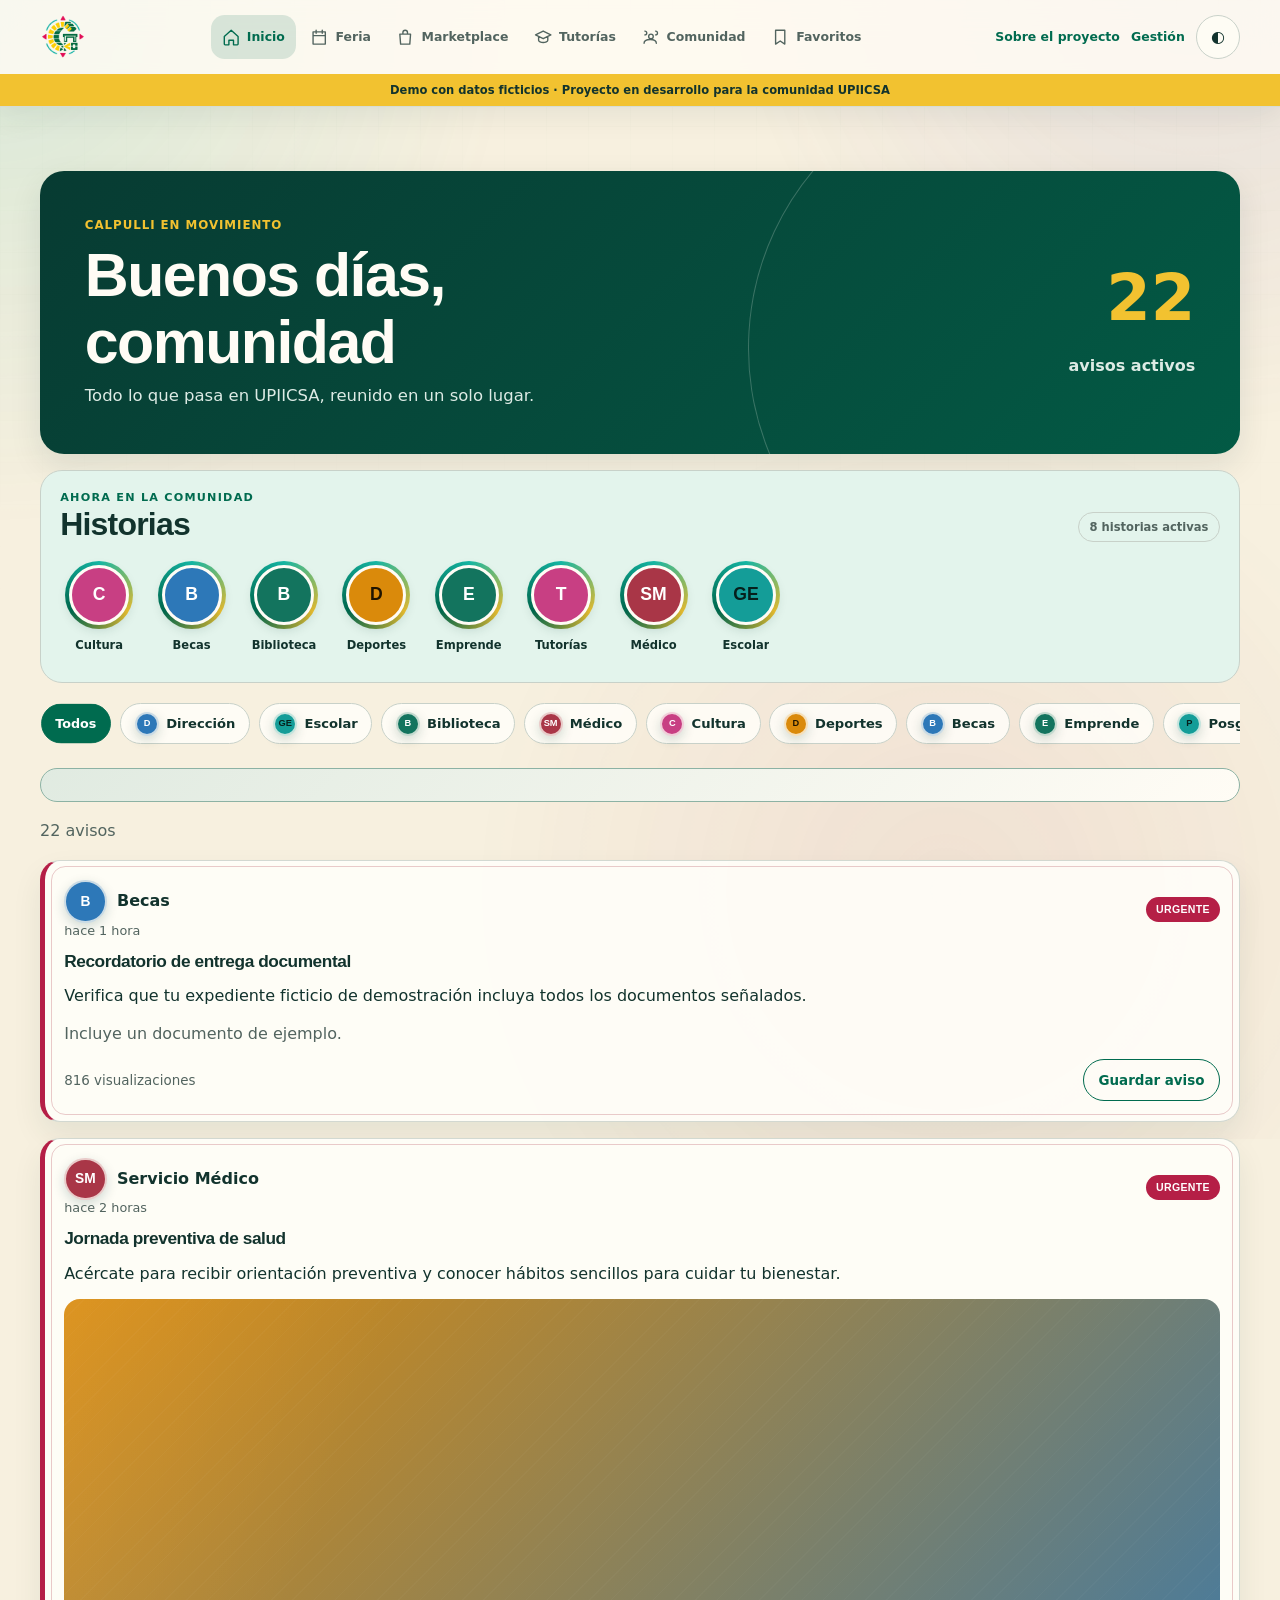
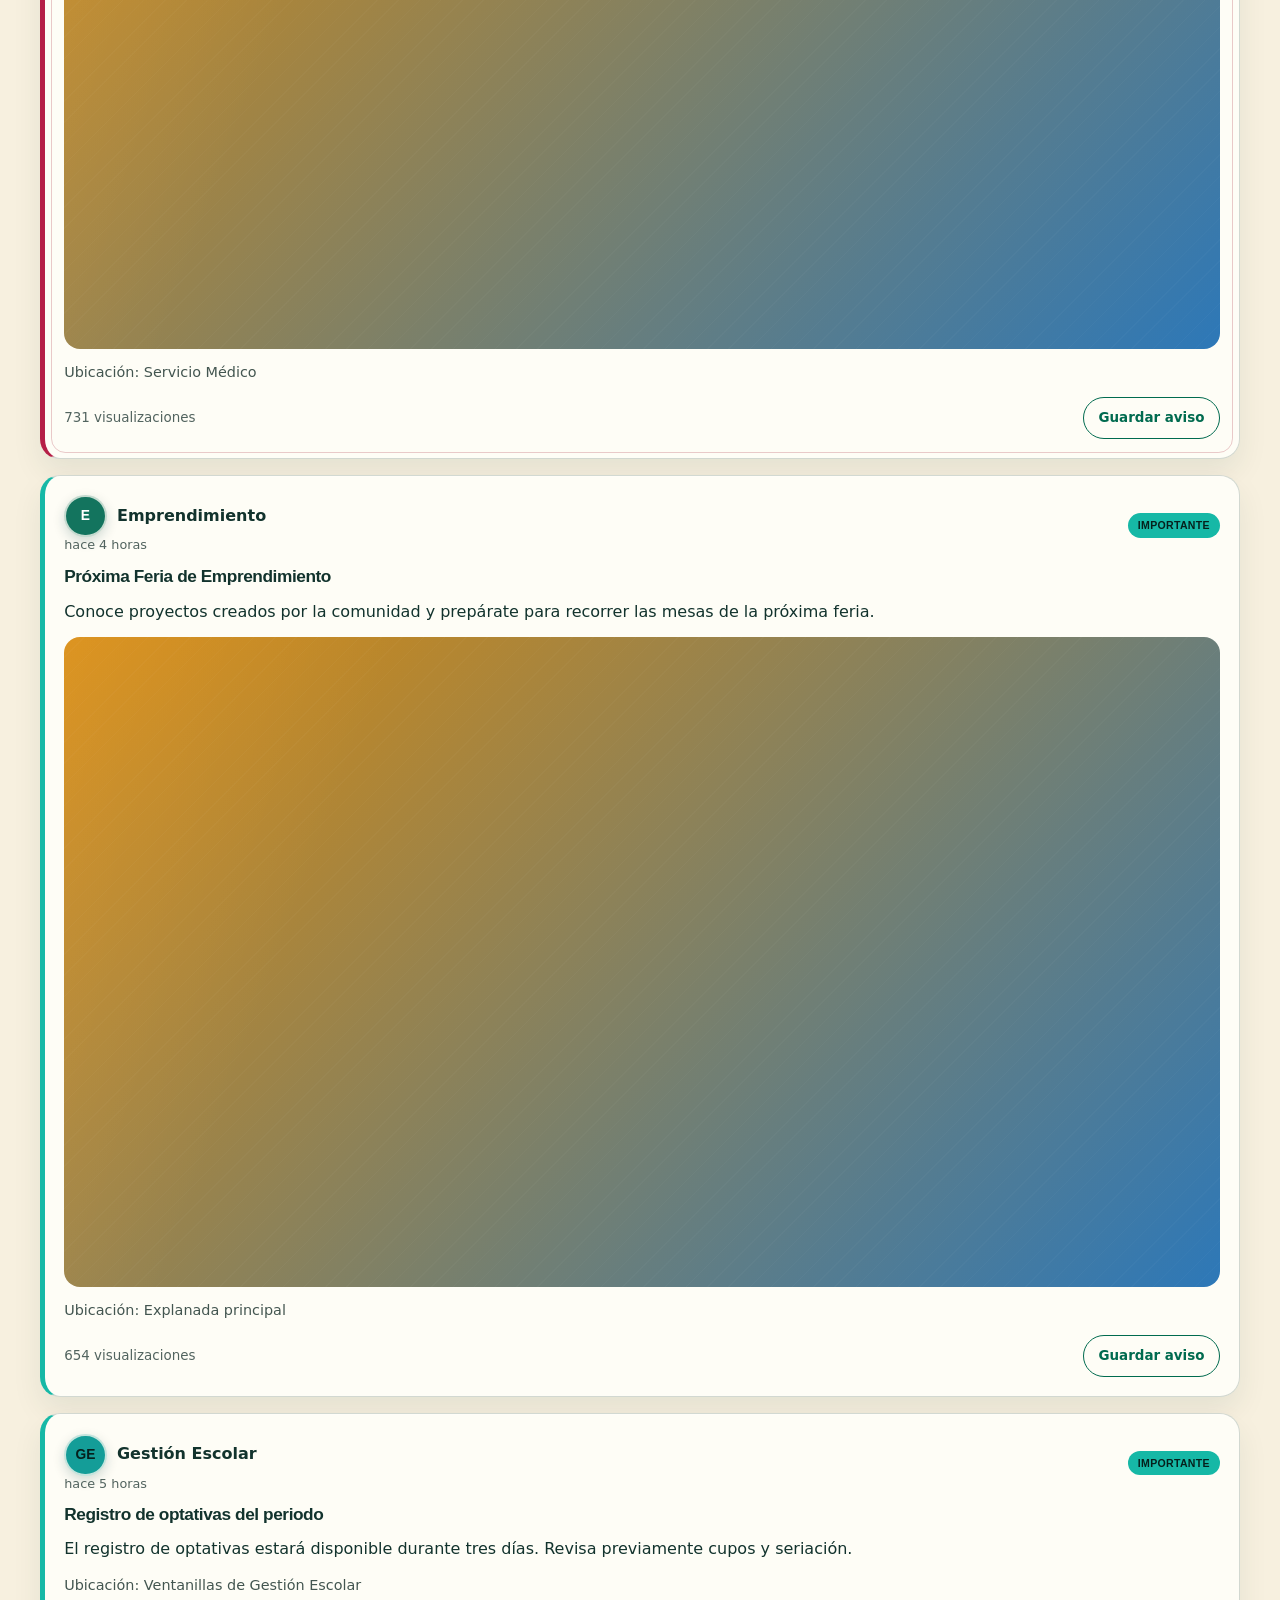
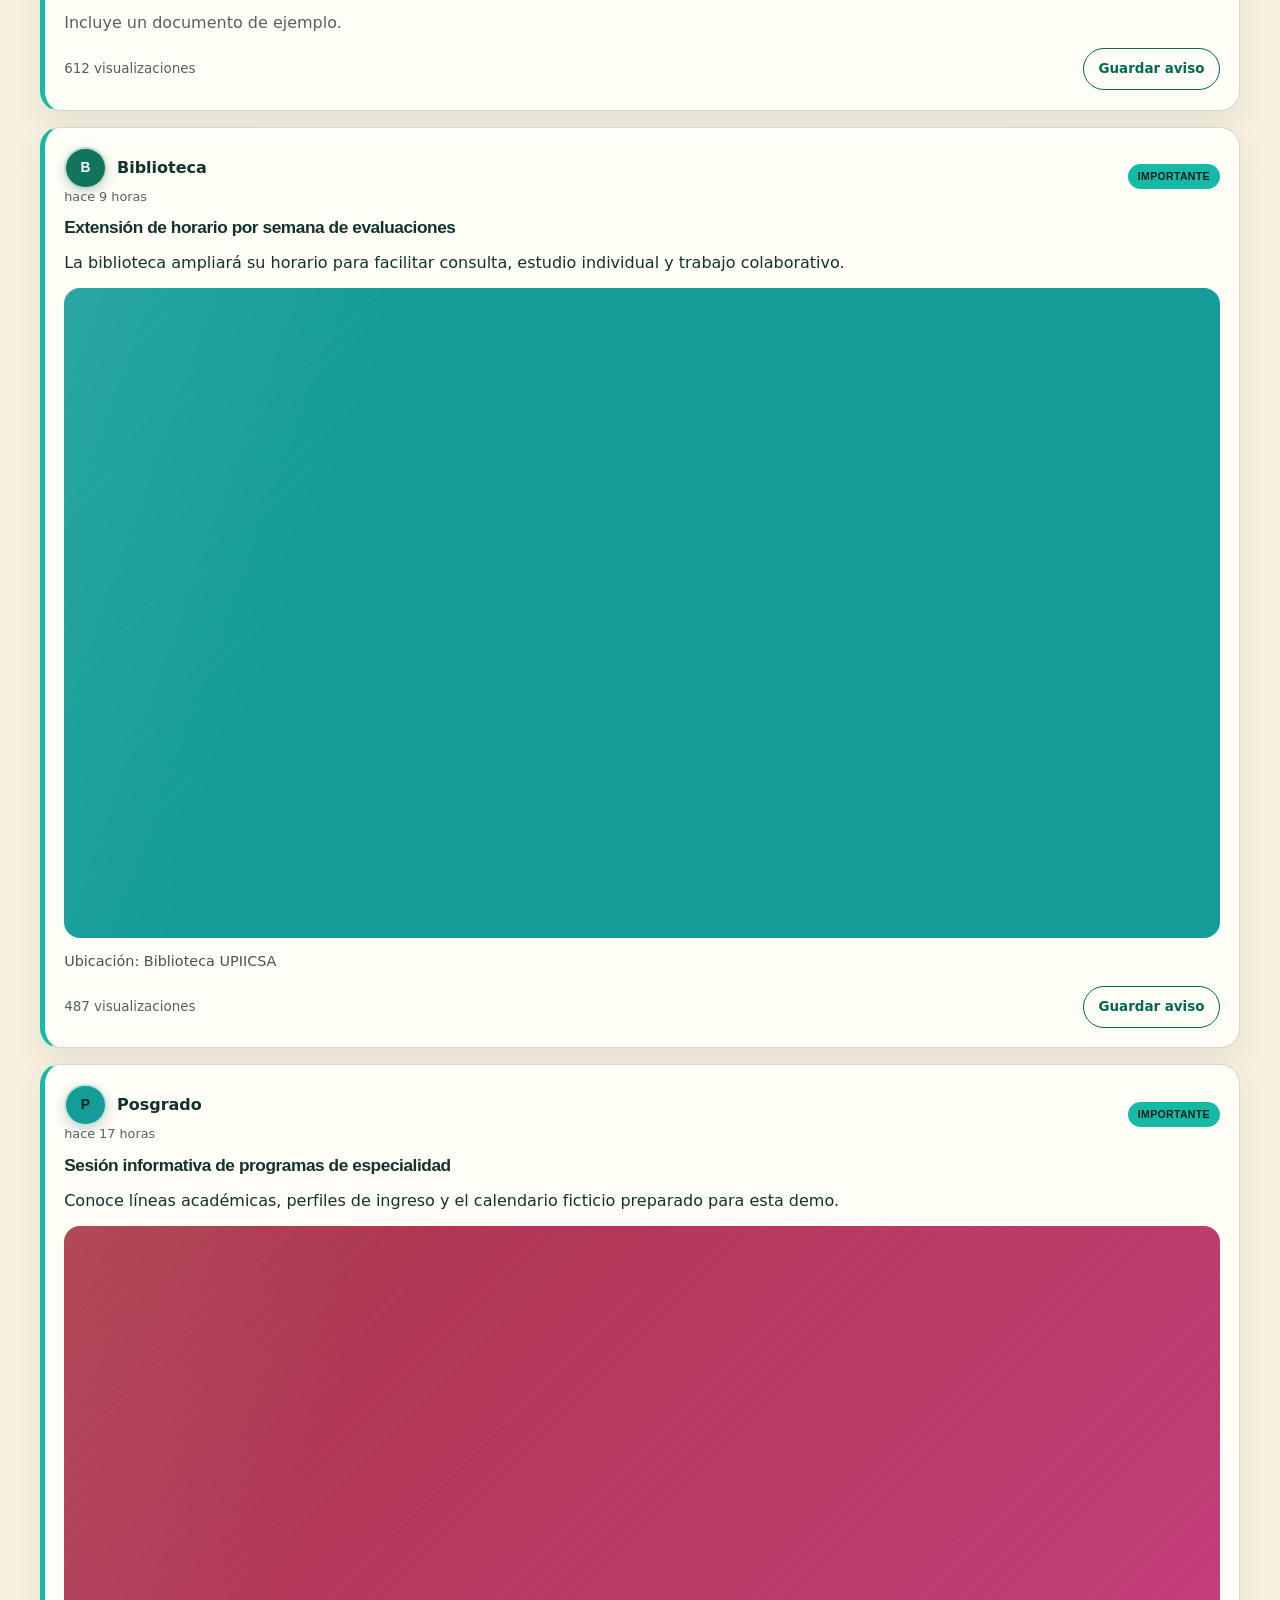
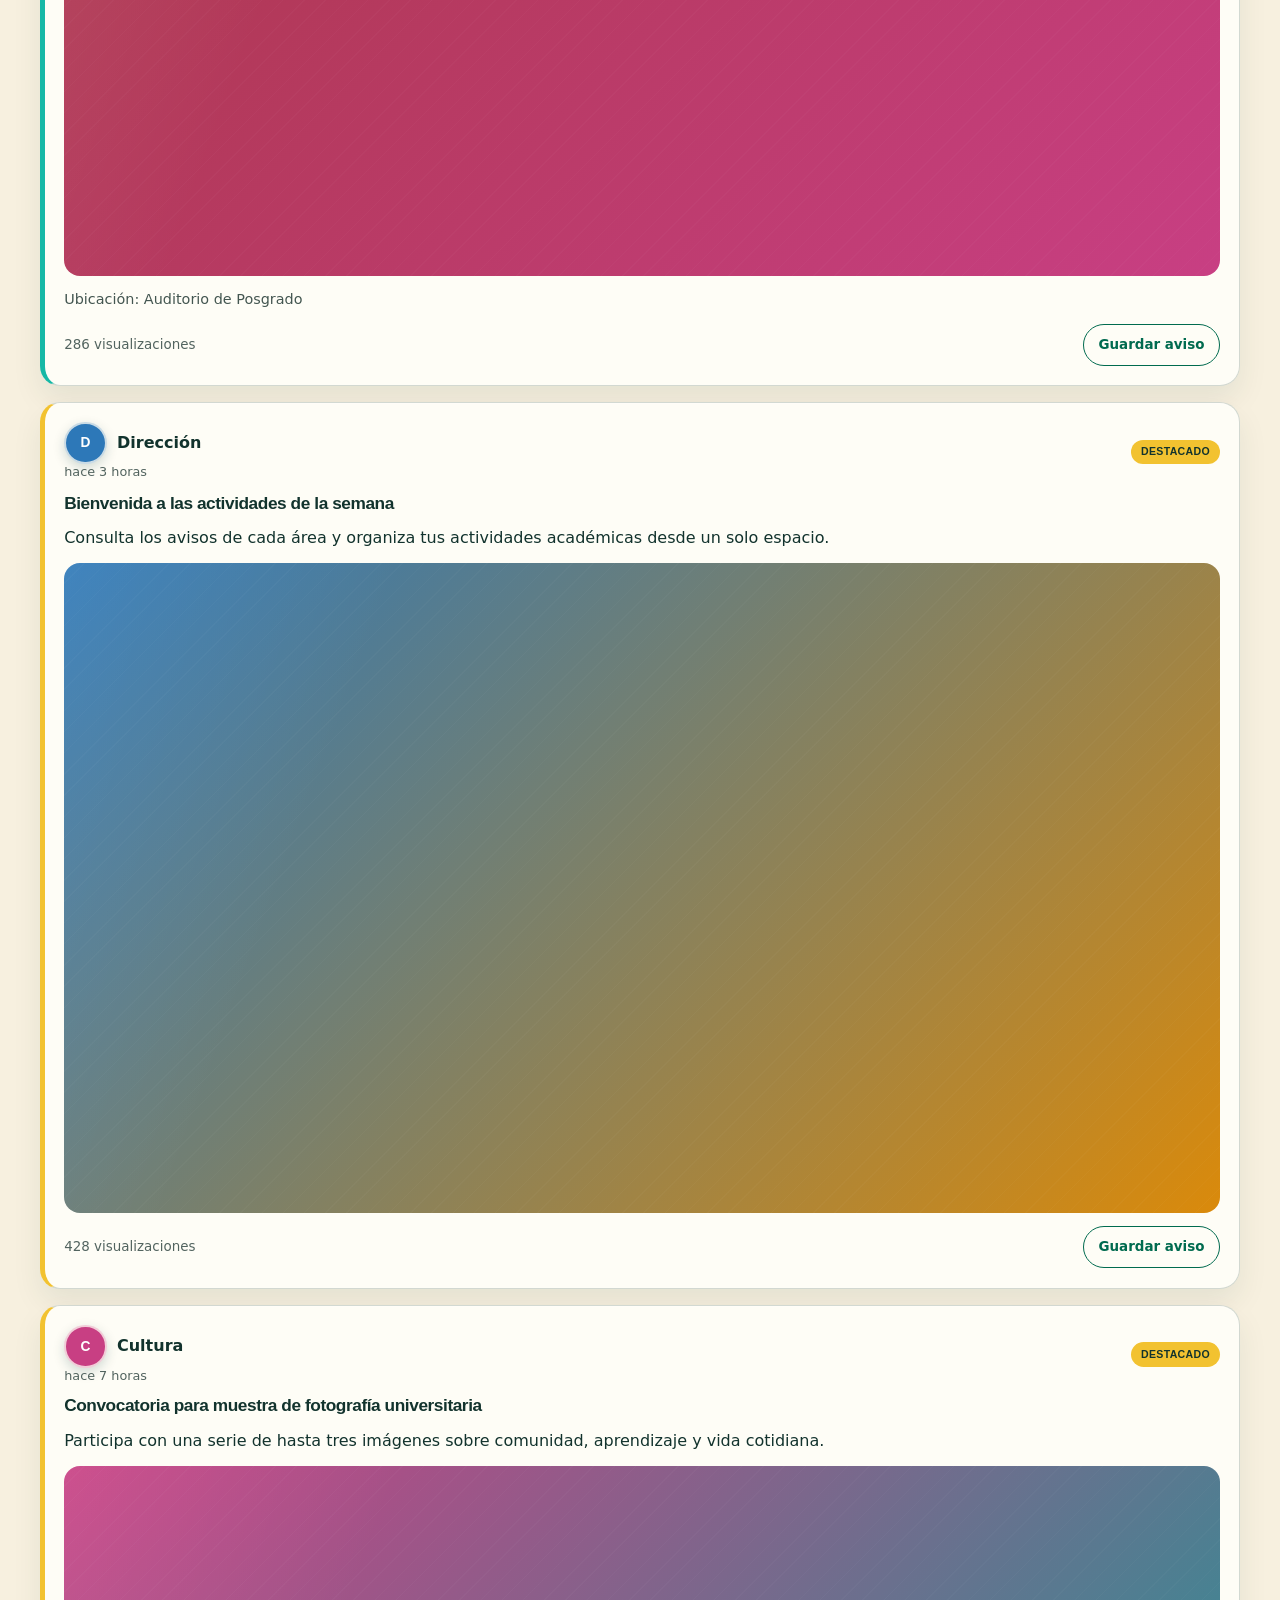
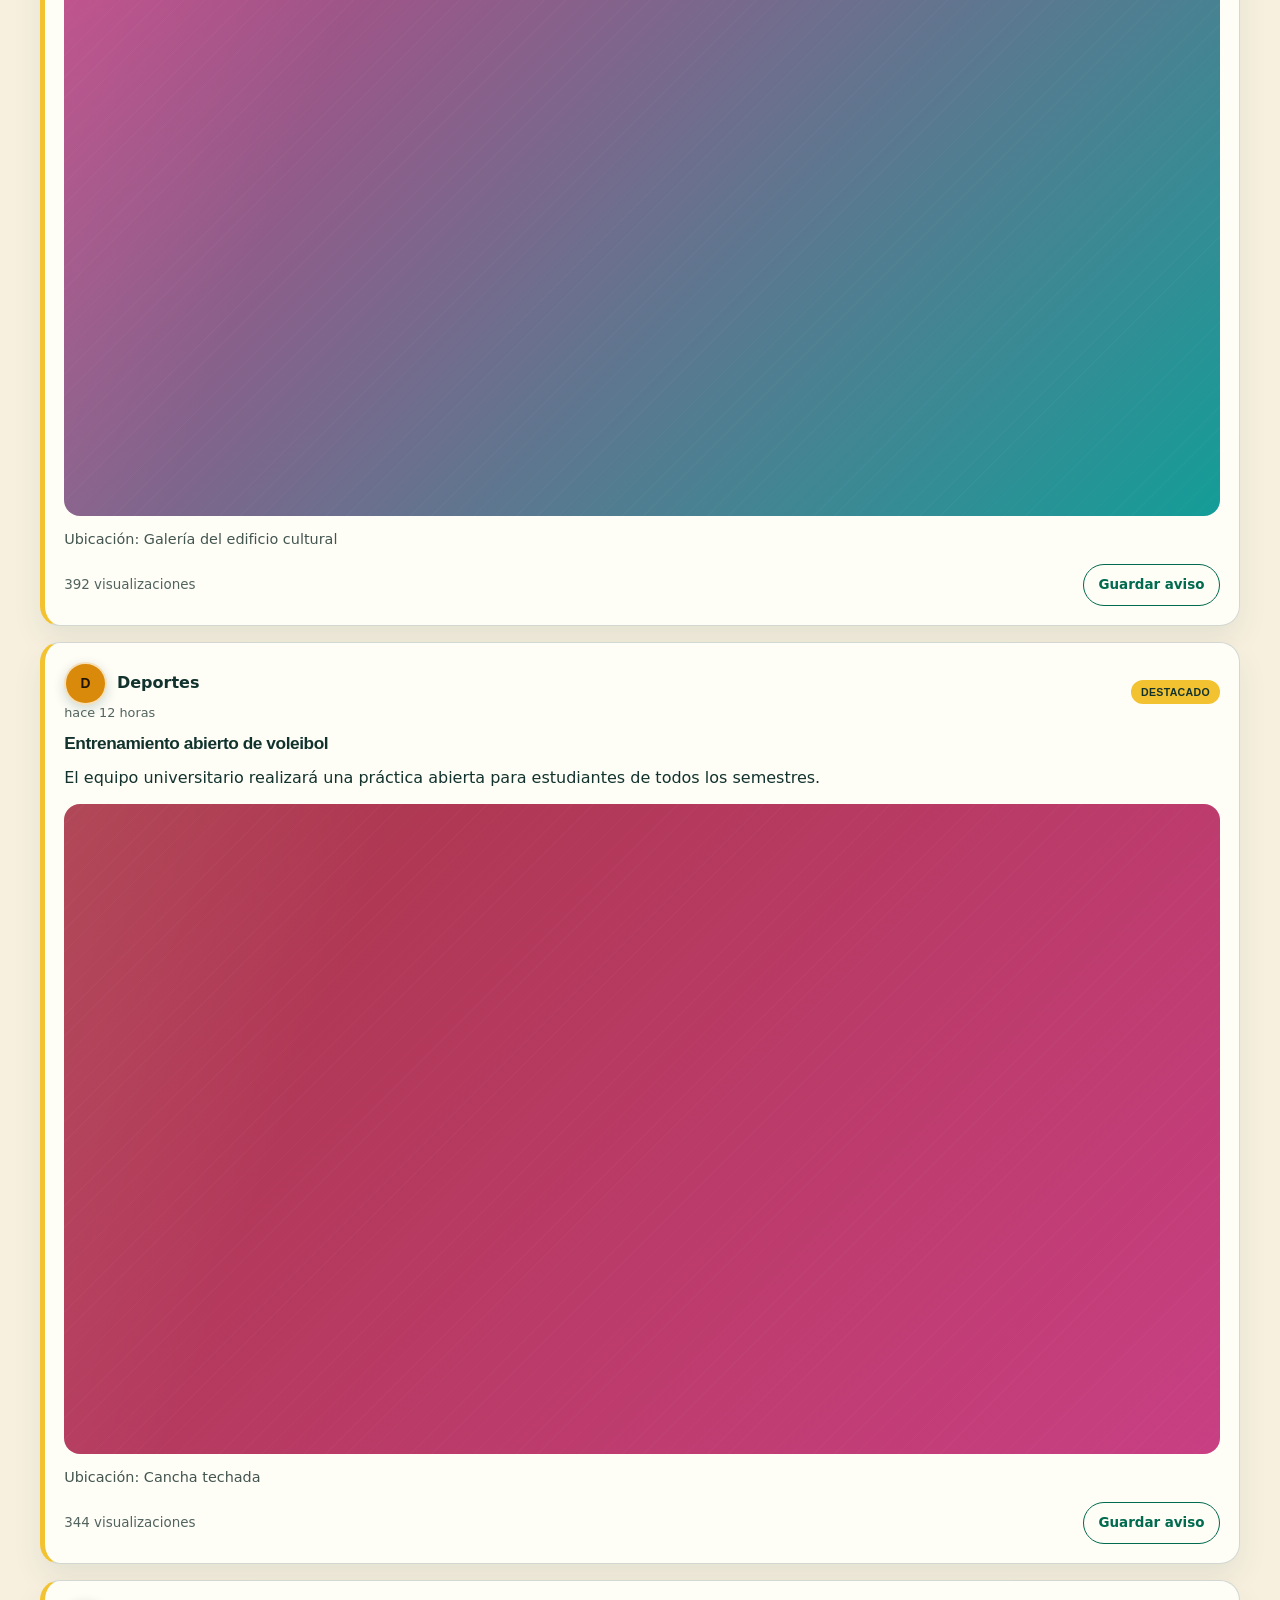
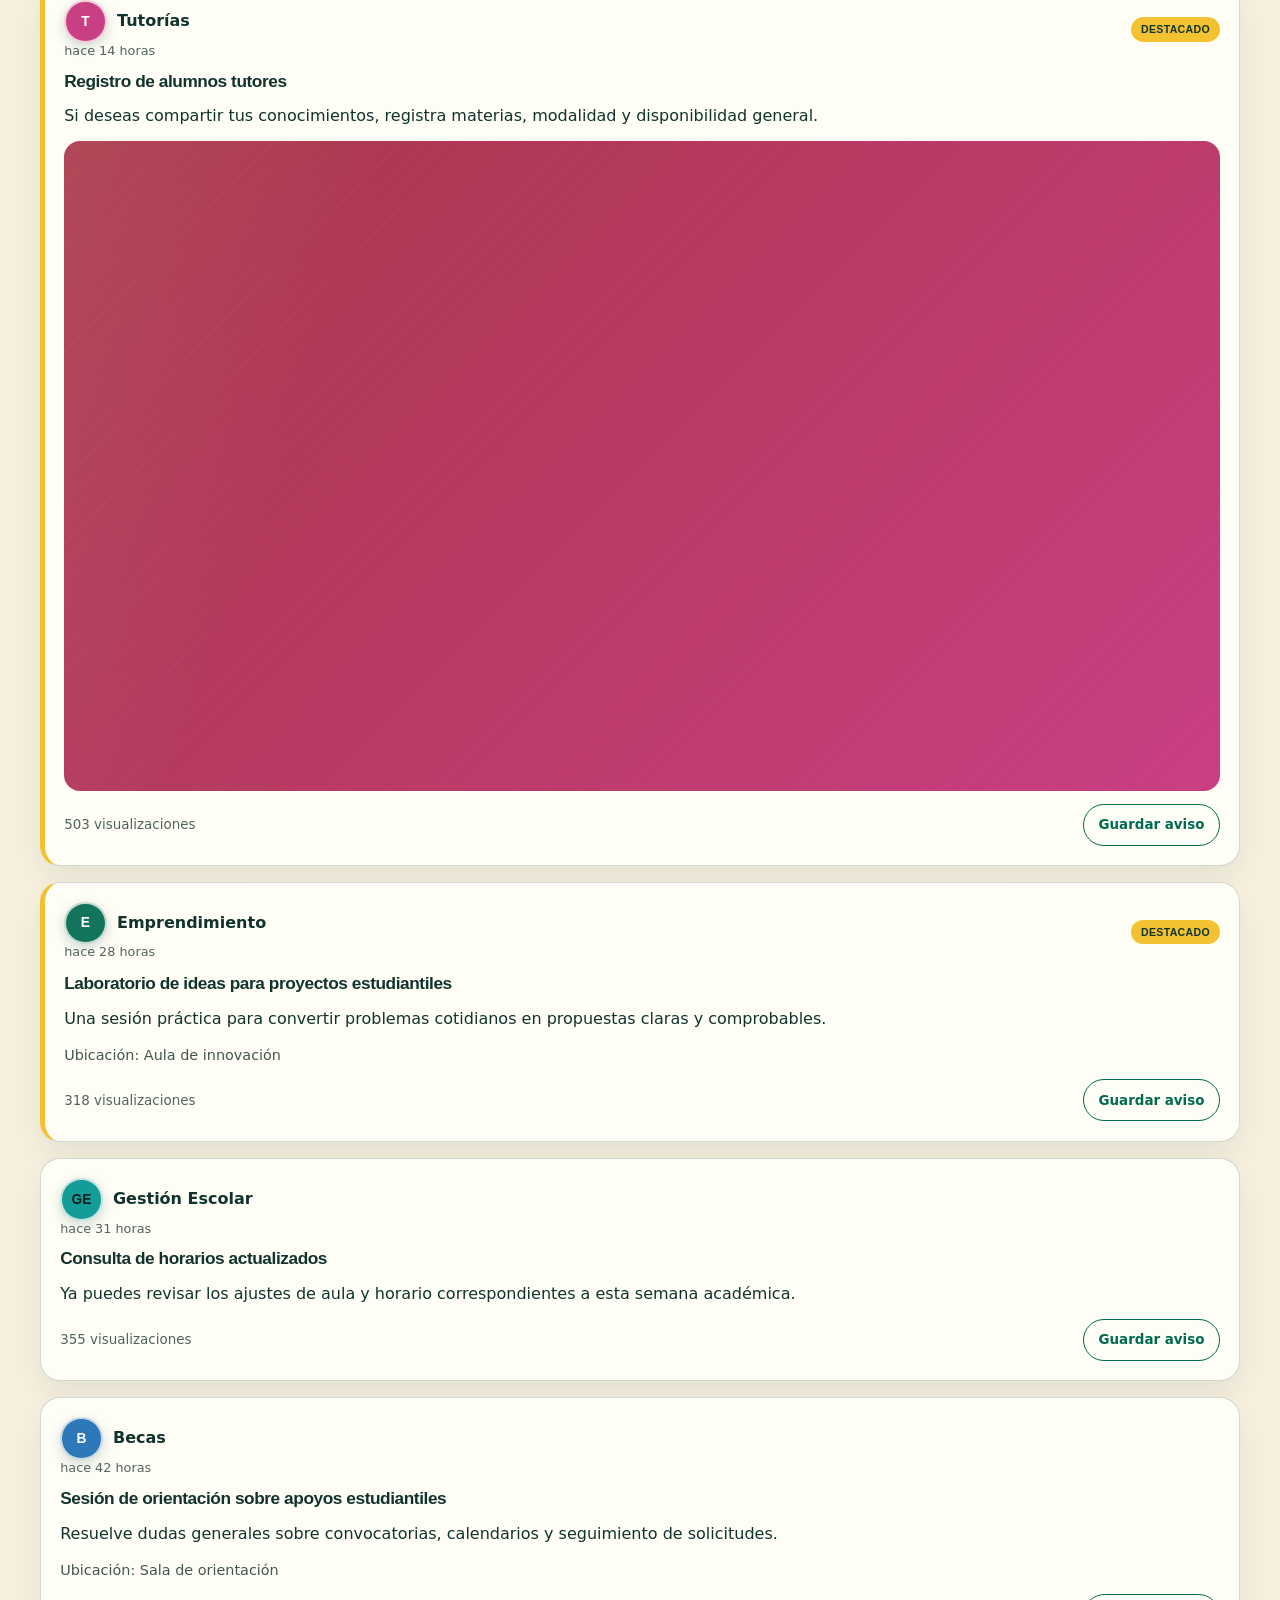
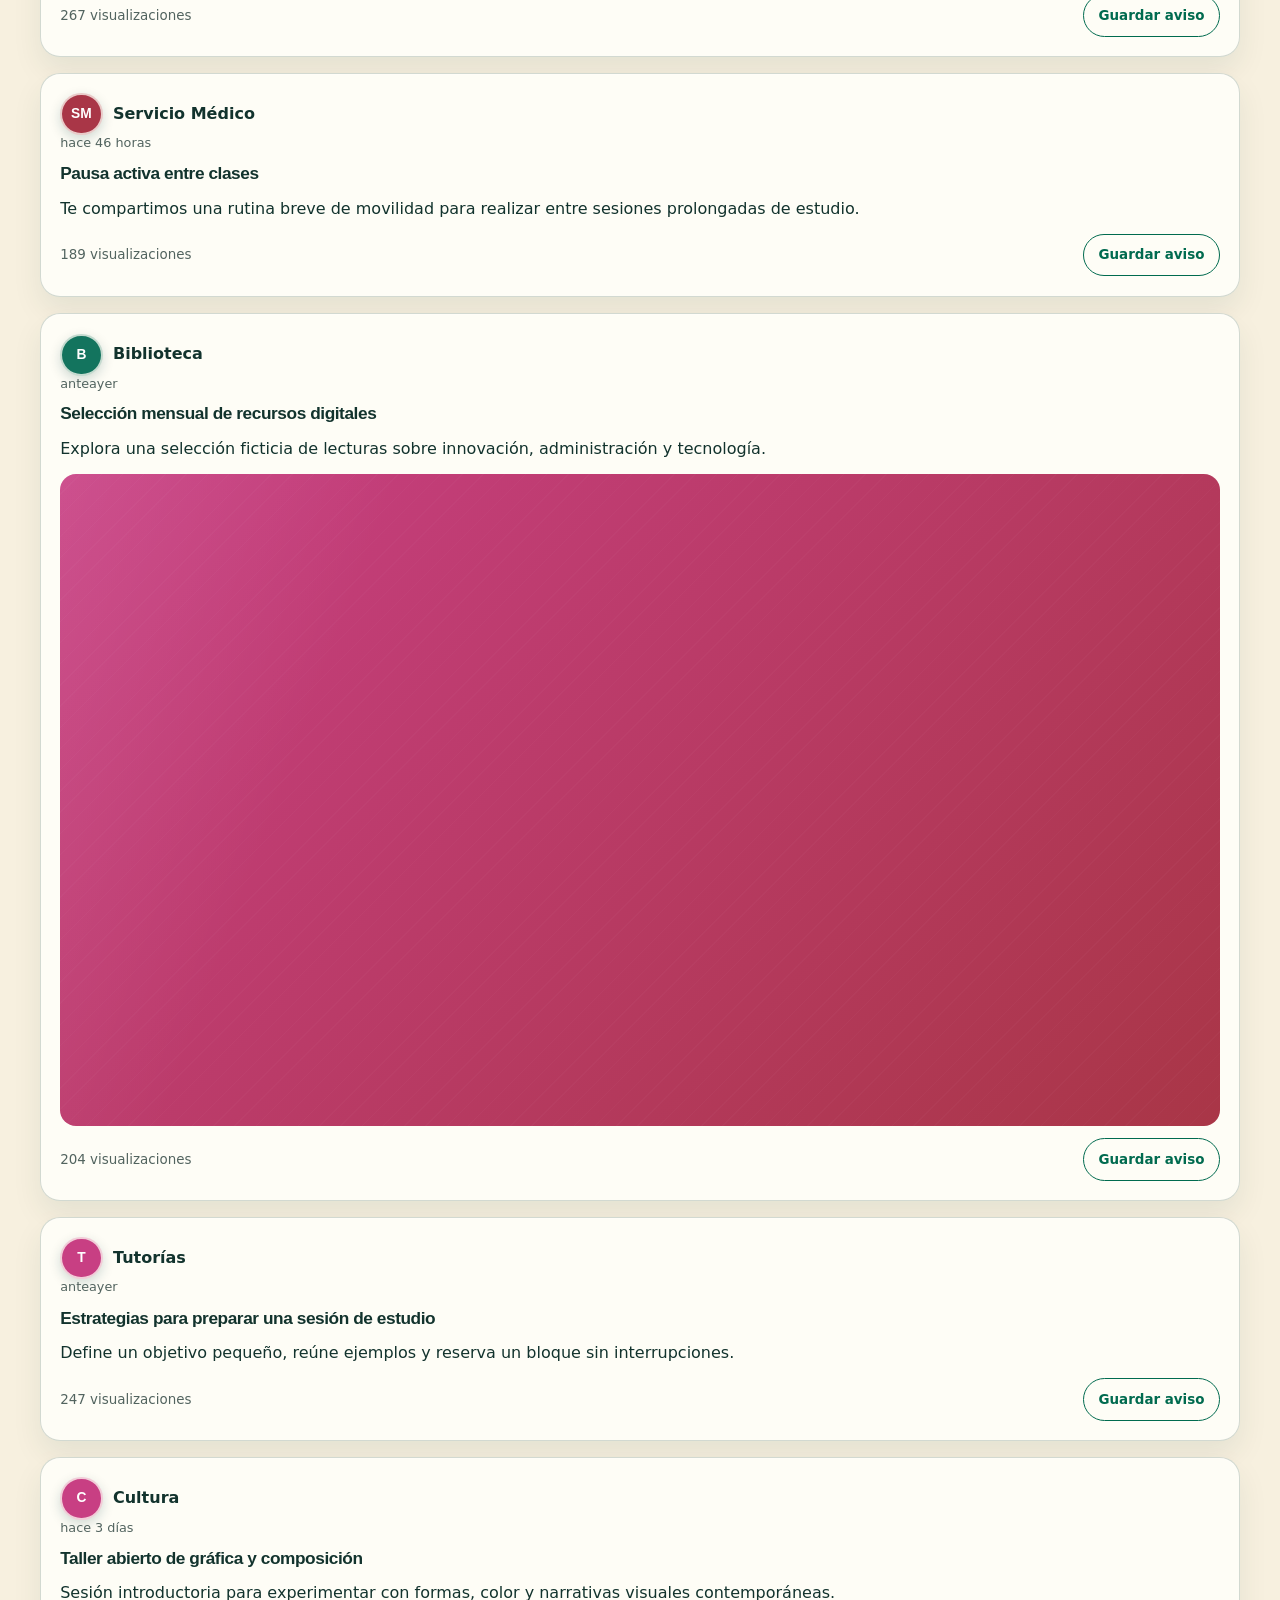
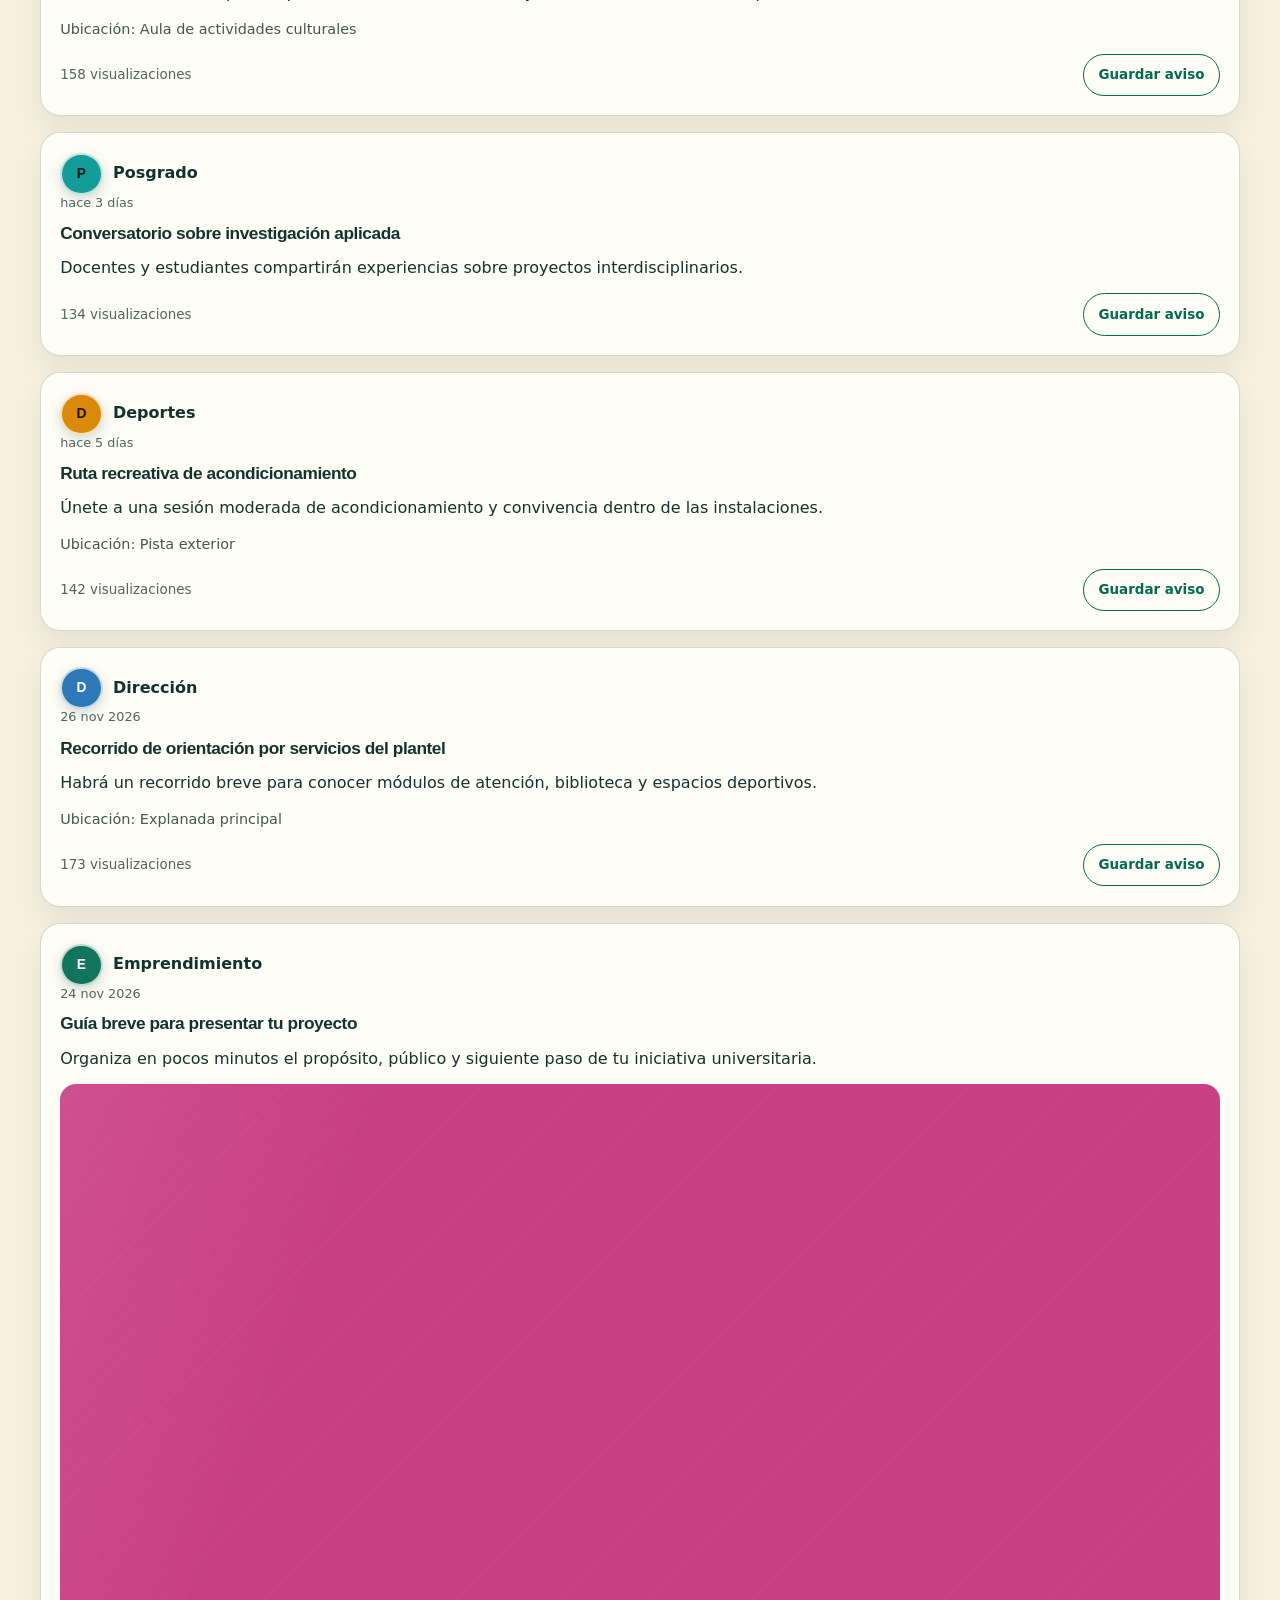
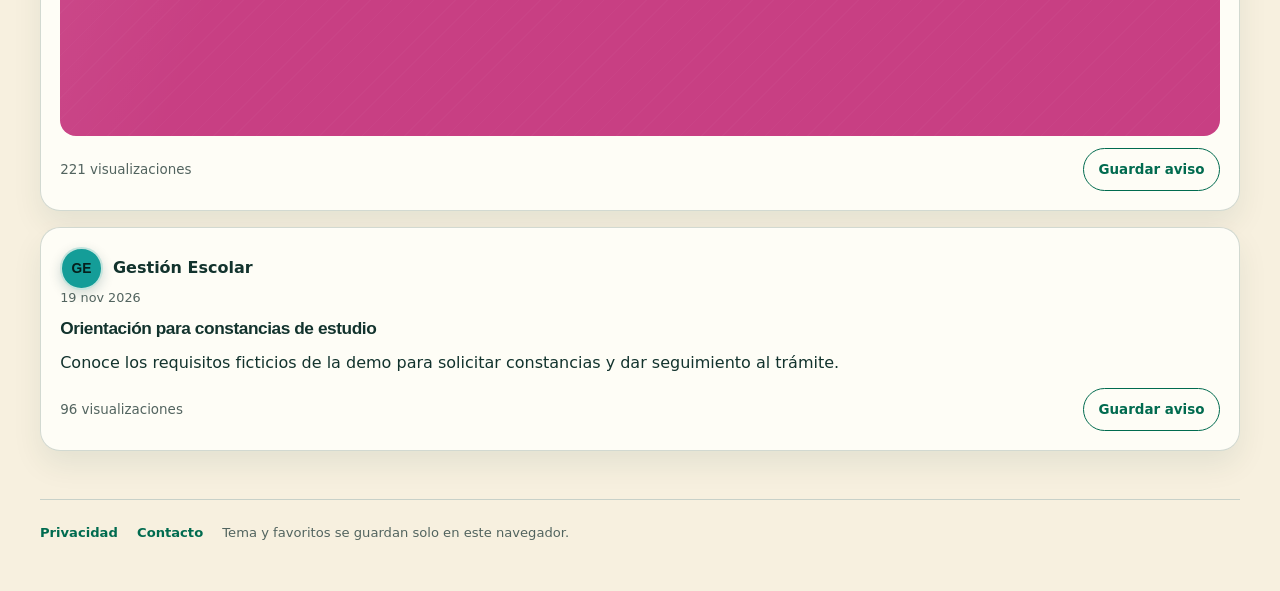
<file: app/index.html>
<!doctype html><html lang="es-MX"><head><meta charset="UTF-8"><meta name="viewport" content="width=device-width,initial-scale=1"><meta name="description" content="Demo de UPIICSA Calpulli con datos ficticios: avisos, feria, marketplace y tutorías."><meta name="robots" content="noindex,nofollow"><link rel="icon" type="image/png" sizes="512x512" href="../public/calpulli-icon.png"><link rel="apple-touch-icon" href="../public/calpulli-icon.png"><link rel="stylesheet" href="../src/styles/webapp.css"><title>UPIICSA Calpulli · Demo</title></head><body><div id="app"><p class="app-loading">Cargando UPIICSA Calpulli…</p></div><noscript><p class="app-loading">Esta demo necesita JavaScript.</p></noscript><script type="module" src="../src/app/main.js"></script></body></html>
</file>
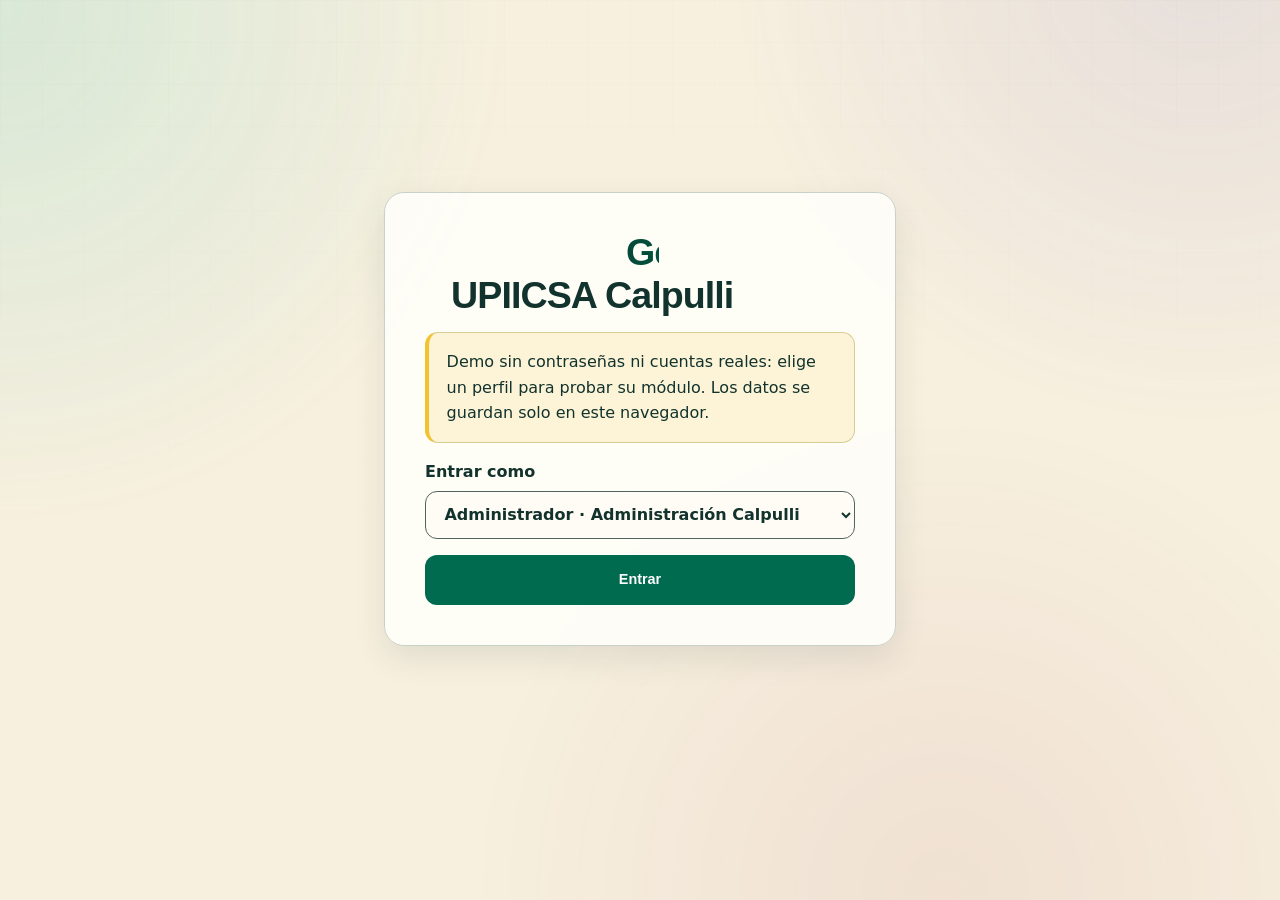
<file: gestion/index.html>
<!doctype html><html lang="es-MX"><head><meta charset="UTF-8"><meta name="viewport" content="width=device-width,initial-scale=1"><meta name="description" content="Gestión de UPIICSA Calpulli (demo con datos ficticios)."><meta name="robots" content="noindex,nofollow"><link rel="icon" type="image/png" sizes="512x512" href="../public/calpulli-icon.png"><link rel="stylesheet" href="../src/styles/webapp.css"><link rel="stylesheet" href="../src/styles/gestion.css"><link rel="stylesheet" href="../src/styles/media.css"><title>Gestión · UPIICSA Calpulli Demo</title></head><body><div id="app"><p class="app-loading">Cargando Gestión…</p></div><noscript><p class="app-loading">Esta demo necesita JavaScript.</p></noscript><script type="module" src="../src/gestion/main.js"></script></body></html>
</file>
<file: src/styles/webapp.css>
@import './global.css';
@import './perfiles.css';
@import './historias.css';
@import './media.css';

/* Calpulli: plaza digital con capas de vidrio, color ritual y movimiento contenido. */
:root {
  --app-gutter: clamp(1rem, 3vw, 2.25rem);
  --radius-card: 1.25rem;
  --radius-panel: 1.65rem;
  --ease-out: cubic-bezier(.2, .8, .2, 1);
}

html { min-height: 100%; }
body { min-height: 100vh; overflow-x: hidden; background: var(--cream); }
body::before {
  position: fixed; z-index: 0; inset: -25vh -15vw; content: ''; pointer-events: none; opacity: .58;
  background: radial-gradient(circle at 12% 18%, color-mix(in srgb, var(--turquoise) 23%, transparent), transparent 28%), radial-gradient(circle at 83% 14%, color-mix(in srgb, var(--accent-lilac) 20%, transparent), transparent 26%), radial-gradient(circle at 68% 82%, color-mix(in srgb, var(--accent-coral) 14%, transparent), transparent 30%);
  transform: translate3d(0, 0, 0) scale(1.02); animation: aurora-drift 24s ease-in-out infinite alternate;
}
body::after {
  position: fixed; z-index: 0; inset: 0; content: ''; pointer-events: none; opacity: .2;
  background-image: linear-gradient(color-mix(in srgb, var(--jade) 7%, transparent) 1px, transparent 1px), linear-gradient(90deg, color-mix(in srgb, var(--jade) 7%, transparent) 1px, transparent 1px);
  background-size: 42px 42px; mask-image: linear-gradient(to bottom, black, transparent 75%);
}
.app { position: relative; z-index: 1; min-height: 100vh; display: flex; flex-direction: column; padding-bottom: 3rem; }
.app-loading { padding: 3rem 1rem; text-align: center; }

.app-header { position: sticky; top: 0; z-index: 20; border-bottom: 1px solid color-mix(in srgb, var(--line) 72%, transparent); background: var(--surface-glass); backdrop-filter: blur(18px) saturate(1.15); box-shadow: 0 8px 28px color-mix(in srgb, var(--dark) 8%, transparent); }
.app-bar { display: flex; align-items: center; gap: .7rem; width: min(var(--max), calc(100% - var(--app-gutter) * 2)); min-height: 4.6rem; margin-inline: auto; }
.brand { display: inline-flex; align-items: center; min-width: 3rem; text-decoration: none; }
.app-bar .brand img { width: 2.9rem; height: 2.9rem; object-fit: contain; }
.site-link { margin-left: auto; color: var(--jade); font-size: .78rem; font-weight: 700; text-decoration: none; white-space: nowrap; }
.site-link + .site-link { margin-left: 0; }
.site-link:hover { color: var(--jade-dark); }
.theme-button { display: grid; width: 2.75rem; height: 2.75rem; flex: none; place-items: center; border: 1px solid var(--line); border-radius: 50%; background: color-mix(in srgb, var(--ivory) 75%, transparent); color: var(--obsidian); cursor: pointer; transition: transform 180ms var(--ease-out), opacity 180ms ease; }
.theme-button:hover { transform: translateY(-2px) rotate(8deg); }
.theme-button:active { transform: scale(.94); }
.demo-banner { margin: 0; padding: .45rem 1rem; background: var(--yellow); color: #12332D; font-size: .72rem; font-weight: 700; text-align: center; }

.tabs { position: relative; display: flex; gap: .2rem; margin-left: auto; }
.tabs a { display: flex; align-items: center; gap: .42rem; min-height: 2.75rem; padding: .5rem .7rem; border-radius: .85rem; color: var(--stone); font-size: .78rem; font-weight: 700; text-decoration: none; transition: transform 180ms var(--ease-out), opacity 180ms ease; }
.tabs a:hover { color: var(--jade); transform: translateY(-2px); }
.tabs a[aria-current='page'] { background: color-mix(in srgb, var(--jade) 14%, transparent); color: var(--jade); }
.tabs a:active { transform: scale(.96); }
.tabs::after { display: none; }
.icon { width: 1.15rem; height: 1.15rem; flex: none; fill: none; stroke: currentColor; stroke-width: 1.8; stroke-linecap: round; stroke-linejoin: round; }

.app-main { width: min(var(--max), calc(100% - var(--app-gutter) * 2)); margin: clamp(2rem, 5vw, 4.2rem) auto 3rem; display: grid; gap: 1.15rem; align-content: start; flex: 1; }
.app-main:focus { outline: none; }
.app-main > * { min-width: 0; }
.app-main h1 { max-width: 16ch; font-size: clamp(2rem, 5vw, 3.8rem); color: var(--obsidian); text-wrap: balance; }
.app-main h1::first-line { background: linear-gradient(110deg, var(--obsidian), var(--jade-dark)); -webkit-background-clip: text; background-clip: text; color: transparent; }
.app-main h2 { font-size: clamp(1.3rem, 3vw, 2rem); text-wrap: balance; }
.app-main h3 { font-size: 1.08rem; }
.lead { max-width: 62ch; color: var(--text-subtle); font-size: 1.03rem; }
.back { color: var(--jade); font-weight: 700; text-decoration: none; }
.back:hover { text-decoration: underline; text-underline-offset: .2em; }
.page-enter { animation: page-enter 360ms var(--ease-out) both; }

.app-footer { display: flex; flex-wrap: wrap; gap: .5rem 1.2rem; width: min(var(--max), calc(100% - var(--app-gutter) * 2)); margin: auto auto 0; padding: 1.4rem 0 0; border-top: 1px solid var(--line); color: var(--text-subtle); font-size: .82rem; }
.app-footer a { color: var(--jade); font-weight: 700; text-decoration: none; }

.rail { display: flex; gap: .55rem; overflow-x: auto; padding: .25rem 0 .55rem; scrollbar-width: thin; }
.chip { display: inline-flex; flex: none; align-items: center; gap: .45rem; min-height: 2.55rem; padding: .35rem .85rem; border: 1px solid var(--line); border-radius: 999px; background: color-mix(in srgb, var(--surface-raised) 84%, transparent); color: var(--obsidian); font-size: .82rem; font-weight: 700; text-decoration: none; cursor: pointer; transition: transform 180ms var(--ease-out), opacity 180ms ease; }
.chip:hover { border-color: var(--jade); transform: translateY(-2px); }
.chip:active, .chip[aria-pressed='true'] { transform: scale(.97); }
.chip[aria-pressed='true'] { border-color: var(--jade); background: var(--jade); color: var(--on-jade); }
.field { display: grid; gap: .4rem; font-weight: 700; }
input { min-height: 3rem; padding: .7rem .95rem; border: 1px solid var(--line); border-radius: .9rem; background: var(--surface-raised); color: var(--obsidian); box-shadow: inset 0 1px 0 color-mix(in srgb, white 35%, transparent); }
input::placeholder { color: var(--stone); }
input:focus-visible { border-color: var(--focus); outline: 3px solid color-mix(in srgb, var(--focus) 28%, transparent); outline-offset: 1px; }

.avatar { display: inline-grid; flex: none; place-items: center; border: 2px solid color-mix(in srgb, var(--ivory) 75%, transparent); border-radius: 50%; font-family: Sora, sans-serif; font-weight: 800; line-height: 1; box-shadow: 0 4px 12px color-mix(in srgb, var(--dark) 18%, transparent); }
.avatar-xs { width: 1.5rem; height: 1.5rem; font-size: .58rem; }
.avatar-sm { width: 2rem; height: 2rem; font-size: .7rem; }
.avatar-md { width: 2.65rem; height: 2.65rem; font-size: .86rem; }
.avatar-lg { width: 3.6rem; height: 3.6rem; font-size: 1.1rem; }
.avatar-xl { width: 5rem; height: 5rem; font-size: 1.5rem; }
.badge { display: inline-flex; align-items: center; min-height: 1.55rem; padding: .18rem .62rem; border-radius: 999px; background: var(--line); color: var(--obsidian); font-family: Sora, sans-serif; font-size: .66rem; font-weight: 800; letter-spacing: .03em; text-transform: uppercase; }
.badge.featured { background: var(--yellow); color: #12332D; }
.badge.important { background: var(--turquoise); color: #06201C; }
.badge.urgent { background: var(--grana); color: #fff; }
.badge.on { background: var(--jade); color: var(--on-jade); }

.media { position: relative; aspect-ratio: 4 / 3; overflow: hidden; border-radius: 1rem; background: linear-gradient(135deg, var(--c1), var(--c2)); isolation: isolate; }
.media::after { position: absolute; inset: 0; content: ''; opacity: .22; background: repeating-linear-gradient(135deg, transparent 0 14px, rgb(255 255 255 / 10%) 14px 15px); pointer-events: none; }
.media::before { position: absolute; z-index: -1; inset: -60%; content: ''; opacity: .22; background: linear-gradient(110deg, transparent 35%, rgb(255 255 255 / 55%) 50%, transparent 65%); transform: translateX(-32%); animation: media-shimmer 7s ease-in-out infinite; }
.media.has-image::after, .media.has-image::before { display: none; }
.media img { width: 100%; height: 100%; object-fit: cover; }
.media-wide { aspect-ratio: 16 / 9; }
.media-story { width: 100%; max-height: 46vh; aspect-ratio: 9 / 12; }

.story-button { display: grid; justify-items: center; gap: .35rem; width: 4.8rem; padding: 0; border: 0; background: none; color: var(--obsidian); font-size: .7rem; font-weight: 700; cursor: pointer; transition: transform 180ms var(--ease-out), opacity 180ms ease; }
.story-button:hover { transform: translateY(-3px); }
.story-button .avatar { box-shadow: 0 0 0 2px var(--cream), 0 0 0 4px var(--line); }
.story-button.unseen .avatar { box-shadow: 0 0 0 2px var(--cream), 0 0 0 4px var(--turquoise); }
.story-progress { display: flex; gap: 4px; }
.segment { flex: 1; height: 4px; border-radius: 2px; background: var(--line); }
.segment.done { background: var(--jade); }
.segment.current { background: var(--turquoise); }
.story-text { display: grid; gap: .3rem; margin-top: .8rem; }
.story-controls { display: flex; gap: .6rem; margin-top: 1rem; }
.story-controls .button { flex: 1; }

.feed, .grid-cards { display: grid; gap: 1rem; }
.grid-cards { grid-template-columns: repeat(auto-fill, minmax(15rem, 1fr)); }
.feed > *, .grid-cards > * { --i: 0; animation: stagger-in 420ms var(--ease-out) both; animation-delay: calc(min(var(--i), 12) * 40ms); }
.post, .card, .empty-state { position: relative; display: grid; gap: .78rem; overflow: hidden; padding: 1.2rem; border: 1px solid color-mix(in srgb, var(--line) 82%, transparent); border-radius: var(--radius-card); background: color-mix(in srgb, var(--surface-raised) 88%, transparent); box-shadow: 0 14px 30px color-mix(in srgb, var(--dark) 8%, transparent), inset 0 1px 0 rgb(255 255 255 / 22%); isolation: isolate; transition: transform 180ms var(--ease-out), opacity 180ms ease; }
.post::before, .card::before, .empty-state::before { position: absolute; z-index: -1; inset: 0; content: ''; border: 1px solid color-mix(in srgb, var(--turquoise) 58%, transparent); border-radius: inherit; opacity: 0; pointer-events: none; transition: opacity 180ms ease; }
.post:hover, .card:hover, .empty-state:hover { transform: translateY(-4px); }
.post:hover::before, .card:hover::before, .empty-state:hover::before { opacity: 1; }
.post:active, .card:active { transform: translateY(-1px) scale(.995); }
.post-featured { border-left: 5px solid var(--yellow); }
.post-important { border-left: 5px solid var(--turquoise); }
.post-urgent { border-left: 5px solid var(--grana); }
.post-urgent::after { position: absolute; inset: .35rem; content: ''; border: 1px solid var(--accent-coral); border-radius: calc(var(--radius-card) - .35rem); opacity: .26; pointer-events: none; animation: urgent-pulse 2.8s ease-in-out infinite; }
.post-head { display: flex; align-items: center; gap: .7rem; }
.post-meta { display: grid; min-width: 0; margin-right: auto; line-height: 1.3; }
.post-meta .muted { font-size: .8rem; }
.post-foot { display: flex; align-items: center; justify-content: space-between; gap: .5rem; font-size: .84rem; }
.post-location { color: var(--text-subtle); font-size: .9rem; }
.save-button { min-height: 2.65rem; padding: .4rem .9rem; border: 1px solid var(--jade); border-radius: 999px; background: transparent; color: var(--jade); font-weight: 800; cursor: pointer; transition: transform 180ms var(--ease-out), opacity 180ms ease; }
.save-button:hover { transform: translateY(-2px); }
.save-button:active { transform: scale(.96); }
.save-button.on { background: var(--jade); color: var(--on-jade); animation: save-pop 280ms var(--ease-out) both; }
.empty-state { justify-items: start; border-style: dashed; }
.product-card { padding: 0; overflow: hidden; text-align: left; color: inherit; cursor: pointer; font: inherit; }
.product-card .media { border-radius: 0; }
.card-body { display: grid; gap: .18rem; padding: .9rem 1rem 1.1rem; }
.price { color: var(--jade); font-family: Sora, sans-serif; font-weight: 800; }
.tags { display: flex; flex-wrap: wrap; gap: .4rem; margin: 0; padding: 0; list-style: none; }
.tags li { padding: .35rem .65rem; border-radius: 999px; background: color-mix(in srgb, var(--jade) 14%, transparent); color: var(--jade-dark); font-size: .8rem; font-weight: 700; }
.profile-head { align-items: flex-start; gap: 1rem; }
.offer-list, .contact-list, .stand-list { display: grid; gap: .7rem; margin: 0; padding: 0; list-style: none; }
.offer-list li { display: grid; gap: .25rem; padding: .85rem; border: 1px solid var(--line); border-radius: .9rem; background: color-mix(in srgb, var(--surface-raised) 84%, transparent); }
.gallery { display: grid; grid-template-columns: repeat(auto-fill, minmax(10rem, 1fr)); gap: .7rem; }

.fair-hero { position: relative; display: grid; gap: .85rem; justify-items: start; overflow: hidden; padding: clamp(1.4rem, 4vw, 2.3rem); border: 1px solid color-mix(in srgb, var(--turquoise) 36%, transparent); border-radius: var(--radius-panel); background: radial-gradient(circle at 90% 10%, color-mix(in srgb, var(--yellow) 24%, transparent), transparent 30%), linear-gradient(135deg, var(--dark), color-mix(in srgb, var(--jade) 60%, var(--dark))); color: var(--on-dark); box-shadow: 0 20px 45px color-mix(in srgb, var(--dark) 25%, transparent); }
.fair-hero::after { position: absolute; right: -5rem; bottom: -7rem; width: 17rem; height: 17rem; content: ''; border: 1px solid color-mix(in srgb, var(--turquoise) 50%, transparent); border-radius: 50%; transform: rotate(18deg); pointer-events: none; }
.fair-hero h2 { max-width: 18ch; }
.fair-hero .muted { color: var(--on-dark-muted); }
.fair-hero .button.secondary { border-color: var(--on-dark); color: var(--on-dark); }
.countdown { display: grid; grid-template-columns: repeat(4, minmax(4rem, 1fr)); gap: .55rem; width: min(100%, 30rem); }
.countdown div { min-width: 0; padding: .8rem .55rem; border: 1px solid color-mix(in srgb, var(--on-dark) 22%, transparent); border-radius: .9rem; background: rgb(255 255 255 / 9%); text-align: center; }
.countdown strong { display: block; color: var(--yellow); font-family: Sora, sans-serif; font-size: clamp(1.55rem, 6vw, 2.4rem); line-height: 1; }
.countdown span { color: var(--on-dark-muted); font-size: .68rem; font-weight: 800; text-transform: uppercase; }
.fair-map-wrap { overflow-x: auto; padding: .7rem 0; }
.fair-map { display: grid; grid-template-columns: repeat(7, minmax(2.65rem, 1fr)); grid-auto-rows: minmax(3rem, auto); gap: .35rem; min-width: 20rem; max-width: 36rem; margin-inline: auto; padding: .8rem; border: 1px solid var(--line); border-radius: var(--radius-panel); background: color-mix(in srgb, var(--surface-raised) 88%, transparent); box-shadow: 0 16px 32px color-mix(in srgb, var(--dark) 9%, transparent); }
.stand { display: grid; place-items: center; gap: 1px; align-content: center; min-height: 3rem; border: 1.5px solid var(--line); border-radius: .8rem; background: var(--cream); color: var(--obsidian); font-size: .72rem; font-weight: 800; cursor: pointer; transition: transform 180ms var(--ease-out), opacity 180ms ease; }
.stand:hover { border-color: var(--jade); transform: translateY(-3px); }
.stand:active { transform: scale(.94); }
.stand.requested { border-style: dashed; border-color: var(--yellow); }
.stand.assigned { border-color: var(--jade); background: color-mix(in srgb, var(--jade) 14%, var(--surface-raised)); }
.stand-list a { display: flex; align-items: center; gap: .7rem; min-height: 3rem; color: inherit; text-decoration: none; }

.notice { padding: 1rem 1.1rem; border: 1px solid color-mix(in srgb, var(--yellow) 35%, var(--line)); border-left: 4px solid var(--yellow); border-radius: .8rem; background: color-mix(in srgb, var(--yellow) 15%, transparent); }
.button { transition: transform 180ms var(--ease-out), opacity 180ms ease; }
.button:hover { transform: translateY(-2px); }
.button:active { transform: scale(.97); }
.dialog { position: relative; width: min(32rem, calc(100% - 2rem)); max-height: 88vh; padding: 1.3rem; border: 1px solid var(--line); border-radius: var(--radius-panel); background: var(--surface-raised); color: var(--obsidian); box-shadow: 0 24px 80px rgb(0 0 0 / 35%); }
.dialog[open] { display: grid; gap: .85rem; animation: dialog-in 250ms var(--ease-out) both; }
.dialog::backdrop { background: rgb(4 10 8 / 72%); backdrop-filter: blur(8px); animation: backdrop-in 200ms ease both; }
.dialog-close { position: absolute; top: .65rem; right: .65rem; z-index: 2; display: grid; width: 2.75rem; height: 2.75rem; place-items: center; border: 1px solid var(--line); border-radius: 50%; background: var(--surface-glass); color: var(--obsidian); font-size: 1.5rem; line-height: 1; cursor: pointer; transition: transform 180ms var(--ease-out), opacity 180ms ease; }
.dialog-close:hover { transform: rotate(8deg) scale(1.04); }

@keyframes aurora-drift { to { transform: translate3d(4vw, -3vh, 0) scale(1.08); } }
@keyframes page-enter { from { opacity: 0; transform: translateY(.6rem); } to { opacity: 1; transform: translateY(0); } }
@keyframes stagger-in { from { opacity: 0; transform: translateY(.65rem); } to { opacity: 1; transform: translateY(0); } }
@keyframes media-shimmer { from { transform: translateX(-32%); } to { transform: translateX(32%); } }
@keyframes urgent-pulse { 0%, 100% { opacity: .2; transform: scale(.995); } 50% { opacity: .72; transform: scale(1); } }
@keyframes save-pop { 50% { opacity: .8; transform: scale(1.07); } }
@keyframes dialog-in { from { opacity: 0; transform: translateY(.7rem) scale(.96); } to { opacity: 1; transform: translateY(0) scale(1); } }
@keyframes backdrop-in { from { opacity: 0; } to { opacity: 1; } }

@media (max-width: 1080px) {
  .app-bar { flex-wrap: wrap; padding-block: .45rem; }
  .tabs { order: 3; width: 100%; justify-content: center; margin-left: 0; }
  .site-link { margin-left: auto; }
}
@media (max-width: 820px) {
  .app { padding-bottom: 6.3rem; }
  .app-header { backdrop-filter: blur(14px); }
  .app-bar { min-height: 4rem; }
  .app-bar .brand img { width: 2.65rem; height: 2.65rem; }
  .tabs { position: fixed; z-index: 30; inset: auto 1rem calc(.7rem + env(safe-area-inset-bottom)) 1rem; display: flex; width: auto; justify-content: space-around; gap: 0; padding: .3rem; border: 1px solid color-mix(in srgb, var(--line) 78%, transparent); border-radius: 1.35rem; background: var(--surface-glass); box-shadow: 0 16px 38px color-mix(in srgb, var(--dark) 22%, transparent); backdrop-filter: blur(20px) saturate(1.2); }
  .tabs::after { position: absolute; bottom: .25rem; left: calc(var(--active-index, 0) * 16.666% + .3rem); display: block; width: calc(16.666% - .6rem); height: 3px; content: ''; border-radius: 999px; background: var(--turquoise); opacity: .9; transition: transform 220ms var(--ease-out), opacity 180ms ease; }
  .tabs a { flex: 1; flex-direction: column; gap: .12rem; min-height: 3.15rem; padding: .35rem .1rem .45rem; border-radius: 1rem; font-size: .62rem; }
  .tabs a:hover { transform: translateY(-2px); }
  .site-link { font-size: .72rem; }
}
@media (max-width: 620px) {
  .site-link { font-size: .66rem; }
  .theme-button { margin-left: auto; }
  .app-main { margin-top: 1.6rem; }
  .app-main h1 { max-width: 15ch; }
  .countdown { grid-template-columns: repeat(2, 1fr); }
  .countdown div { min-width: 0; }
  .story-controls { flex-direction: column; }
  .story-controls .button { width: 100%; }
  .button { width: auto; }
}
@media (prefers-reduced-motion: reduce) {
  html { scroll-behavior: auto; }
  *, *::before, *::after { animation: none !important; transition-duration: .01ms !important; }
  .feed > *, .grid-cards > * { animation: none !important; }
}

/* F1: texto fijo y legible sobre superficies oscuras. */
.app-main :is(.profile-hero, .home-hero, .fair-hero) :is(h1, h2, h3) { color: #FFFCF5; }
.app-main :is(.profile-hero, .home-hero) h1::first-line {
  background: none;
  background-clip: border-box;
  -webkit-background-clip: border-box;
  color: #FFFCF5;
  -webkit-text-fill-color: #FFFCF5;
}
.app-main :is(.profile-hero, .home-hero) :is(p, .lead, .muted) { color: #DDEBE5; }

@media (max-width: 820px) {
  /* backdrop-filter en header crea containing block y rompe fixed de .tabs. */
  .app { padding-bottom: calc(6.3rem + env(safe-area-inset-bottom)); }
  .app-header { backdrop-filter: none; -webkit-backdrop-filter: none; }
  .app-bar { flex-wrap: nowrap; min-width: 0; gap: .55rem; padding-block: .45rem; }
  .tabs { position: fixed; width: auto; }
  .site-link { min-width: 0; overflow: hidden; text-overflow: ellipsis; margin-left: 0; }
  .tabs + .site-link { margin-left: auto; }
  .theme-button { margin-left: 0; }
}
</file>
<file: src/styles/gestion.css>
/* Gestión: capa visual sobre webapp.css. Columna institucional, centrada y densa. */
.app-header {
  background: color-mix(in srgb, var(--ivory) 94%, transparent);
  border-bottom-color: var(--line);
  box-shadow: var(--shadow);
}
.app-bar {
  width: min(64rem, calc(100% - 2rem));
  min-height: 68px;
  gap: .65rem 1rem;
  padding: .65rem 0;
}
.app-bar .brand { flex: 0 0 auto; }
.app-bar .brand img { width: 46px; height: 46px; }
.tabs {
  flex: 1 1 20rem;
  justify-content: center;
  min-width: 0;
  overflow-x: auto;
  scrollbar-width: thin;
}
.tabs a { white-space: nowrap; }
.who { margin-left: 0; white-space: nowrap; }
.app-actions { display: flex; flex: 0 0 auto; align-items: center; gap: .4rem; }
.app-actions .button { min-height: 44px; }
.demo-banner { border-top: 1px solid color-mix(in srgb, var(--yellow) 55%, transparent); }

.login-wrap {
  display: grid;
  place-items: center;
  min-height: min(70vh, 42rem);
  padding: 1rem 0;
}
.login-card {
  display: grid;
  gap: 1rem;
  width: min(32rem, 100%);
  padding: clamp(1.5rem, 5vw, 2.5rem);
  text-align: center;
  box-shadow: var(--shadow);
}
.login-card h1 { font-size: clamp(1.7rem, 5vw, 2.35rem); }
.login-card .notice { text-align: left; }
.login-card .field { text-align: left; }

.app-main {
  width: min(64rem, calc(100% - 2rem));
  margin-inline: auto;
  padding: clamp(1.25rem, 4vw, 2.5rem) 0 3rem;
  gap: 1.35rem;
}
.app-main > h1,
.profiles-toolbar h1,
.fair-admin-title { text-align: center; }
.app-main .lead { max-width: 60ch; margin-inline: auto; text-align: center; }
.app-main .card {
  border-color: var(--line);
  box-shadow: var(--shadow);
}
.app-main .button {
  border: 1px solid transparent;
  box-shadow: none;
  transition: background-color .16s ease, border-color .16s ease, transform .16s ease;
}
.app-main .button:hover { transform: translateY(-1px); }
.app-main .button.secondary { border-color: var(--jade); }
.app-main .button.danger { background: var(--grana); border-color: var(--grana); color: var(--on-dark); }
.app-main .button.small { min-height: 44px; padding: .35rem .75rem; font-size: .85rem; }

.field { width: 100%; text-align: left; }
.field input,
.field select,
.field textarea {
  width: 100%;
  min-height: 48px;
  padding: .6rem .9rem;
  border: 1.5px solid var(--stone);
  border-radius: 12px;
  background: var(--ivory);
  color: var(--obsidian);
}
.field textarea { min-height: 7rem; resize: vertical; }
.field-error { color: light-dark(#A93647, #FF9DB0); font-size: .85rem; font-weight: 600; }
.field input[aria-invalid],
.field select[aria-invalid],
.field textarea[aria-invalid] { border-color: var(--grana); }
.app-main .button.danger { background: light-dark(#A93647, #FF9DB0); border-color: light-dark(#A93647, #FF9DB0); color: light-dark(#fff, #12332D); }
.field input[aria-invalid], .field select[aria-invalid], .field textarea[aria-invalid] { border-color: light-dark(#A93647, #FF9DB0); }
.check { display: flex; align-items: center; justify-content: flex-start; gap: .5rem; min-height: 44px; }
.check input { width: 1.15rem; height: 1.15rem; accent-color: var(--jade); }
.form-grid {
  display: grid;
  grid-template-columns: repeat(auto-fit, minmax(15rem, 1fr));
  gap: 1rem;
  width: min(100%, 54rem);
  margin-inline: auto;
  align-items: start;
}
.form-actions,
.row-actions {
  display: flex;
  flex-wrap: wrap;
  justify-content: center;
  gap: .5rem;
}
.form-grid > .form-actions,
.form-grid > .row-actions { grid-column: 1 / -1; }
.toolbar {
  display: flex;
  flex-wrap: wrap;
  justify-content: center;
  align-items: center;
  gap: .75rem;
  width: 100%;
  margin-inline: auto;
}
.table-wrap { width: 100%; overflow-x: auto; border: 1px solid var(--line); border-radius: 14px; }
.table { width: 100%; min-width: 42rem; border-collapse: collapse; font-size: .9rem; background: var(--ivory); }
.table th,
.table td { padding: .75rem .65rem; border-bottom: 1px solid var(--line); text-align: left; vertical-align: middle; }
.table thead th { background: color-mix(in srgb, var(--jade) 8%, var(--ivory)); color: var(--obsidian); font-size: .78rem; letter-spacing: .02em; }
.table tbody tr:last-child th,
.table tbody tr:last-child td { border-bottom: 0; }
.status-ok { color: var(--jade); }
.status-off { color: var(--stone); }

/* Perfiles */
.profiles-view,
.fair-admin { display: grid; gap: 1.2rem; width: 100%; }
.profiles-toolbar { align-items: center; }
.profiles-toolbar .button { width: auto; }
.profiles-summary,
.profiles-search { width: min(100%, 54rem); margin-inline: auto; }
.profiles-summary { padding: .9rem 1rem; }
.profiles-summary .tags { justify-content: center; }
.profiles-search { padding: 1rem; }
.profiles-view > .rail { justify-content: center; }
.profiles-view > .muted,
.profiles-view > .notice { margin-inline: auto; text-align: center; }
.profiles-table-wrap { box-shadow: var(--shadow); }
.profile-person { justify-content: flex-start; }

/* Feria */
.fair-admin > h1 { margin-bottom: .2rem; }
.fair-admin-section {
  display: grid;
  justify-items: stretch;
  gap: 1rem;
  width: min(100%, 56rem);
  margin-inline: auto;
  padding: clamp(1rem, 3vw, 1.5rem);
  text-align: center;
}
.fair-admin-section h2 { margin: 0; text-align: center; }
.fair-admin-section > .muted { max-width: 60ch; margin-inline: auto; }
.fair-form { max-width: 54rem; }
.stand-admin-grid {
  display: grid;
  grid-template-columns: repeat(auto-fill, minmax(12rem, 1fr));
  gap: .85rem;
  width: 100%;
  margin: 0;
  padding: 0;
  list-style: none;
}
.stand-admin-card { display: grid; justify-items: center; align-content: start; gap: .55rem; min-height: 9rem; padding: 1rem; text-align: center; }
.fair-table-wrap { box-shadow: none; }

/* Perfil social: centrado sin cambiar contratos de las vistas. */
.sp-head { width: min(100%, 64rem); margin-inline: auto; padding: 0; overflow: hidden; }
.sp-cover {
  height: clamp(110px, 22vw, 200px);
  background: linear-gradient(135deg, var(--c1), var(--c2));
  background-size: cover;
  background-position: center;
}
.sp-meta {
  display: flex;
  flex-direction: column;
  align-items: center;
  gap: .45rem;
  padding: 0 1.25rem;
  margin-top: -2.75rem;
  text-align: center;
}
.sp-meta .avatar,
.sp-photo { border: 4px solid var(--ivory); flex: none; object-fit: cover; }
.sp-photo { border-radius: 50%; }
.sp-id { min-width: 0; padding-top: 0; }
.sp-id h1 { font-size: clamp(1.3rem, 3vw, 1.8rem); overflow-wrap: anywhere; }
.sp-id p { margin: 0; }
.sp-badges { display: flex; flex-wrap: wrap; justify-content: center; gap: .4rem; margin-top: .35rem; }
.sp-actions { display: flex; flex-wrap: wrap; justify-content: center; gap: .5rem; margin: 0; }
.sp-stats { display: flex; flex-wrap: wrap; justify-content: center; gap: 1.25rem; margin: .9rem 0 0; padding: 0 1.25rem; list-style: none; text-align: center; }
.sp-stats strong { display: block; font-size: 1.15rem; }
.sp-tabs {
  display: flex;
  justify-content: center;
  gap: .25rem;
  margin-top: .9rem;
  padding: 0 .75rem;
  overflow-x: auto;
  white-space: nowrap;
  scrollbar-width: thin;
}
.sp-tab {
  min-height: 48px;
  padding: .55rem .8rem;
  border: 0;
  border-bottom: 3px solid transparent;
  background: none;
  color: var(--stone);
  font: inherit;
  font-weight: 600;
  white-space: nowrap;
  cursor: pointer;
}
.sp-tab[aria-selected="true"] { border-bottom-color: var(--jade); color: var(--jade); }
.sp-tab:hover { color: var(--jade); }
.sp-settings { display: grid; grid-template-columns: minmax(10rem, 14rem) minmax(0, 1fr); gap: 1rem; align-items: start; width: min(100%, 56rem); margin-inline: auto; }
.sp-menu { display: grid; gap: .25rem; }
.sp-menu-item { min-height: 48px; padding: .65rem .8rem; border: 0; border-radius: 10px; background: none; color: inherit; font: inherit; font-weight: 600; text-align: left; cursor: pointer; }
.sp-menu-item[aria-current="true"] { background: color-mix(in srgb, var(--jade) 14%, transparent); color: var(--jade); }
.sp-panel { min-width: 0; padding: clamp(1rem, 3vw, 1.5rem); }
.sp-pick { display: flex; flex-wrap: wrap; justify-content: center; gap: 1rem; align-items: center; text-align: center; }
.sp-pick > div { display: grid; gap: .45rem; justify-items: center; }
.sp-pick-preview { display: grid; width: 96px; height: 96px; place-items: center; overflow: hidden; border: 1px dashed var(--line); border-radius: 12px; background-color: color-mix(in srgb, var(--line) 12%, var(--ivory)); background-position: center; background-repeat: no-repeat; }
.sp-pick-preview.round { border-radius: 50%; }
.sp-pick-preview.wide { width: 192px; height: 96px; }
.sp-pick-preview.story { position: relative; width: 72px; height: 128px; border-style: solid; }
.sp-pick-play { display: grid; place-items: center; width: 2rem; height: 2rem; border-radius: 50%; background: rgb(4 16 13 / 62%); color: #fff; font-size: .8rem; }
.sp-feed { display: grid; gap: 1rem; width: min(100%, 44rem); margin-inline: auto; }
.sp-post { width: 100%; }
.sp-toggle { display: flex; align-items: flex-start; justify-content: space-between; gap: .75rem; width: 100%; min-height: 44px; }
.sp-toggle > span { display: grid; gap: .15rem; }
.sp-toggle small { display: block; }
.sp-switch { flex: 0 0 auto; width: 1.15rem; height: 1.15rem; margin-top: .15rem; accent-color: var(--jade); }

/* Departamento, emprendimiento y tutor */
.dp,
.ep-settings,
.ep-body { width: 100%; }
.dp-composer,
.ep-composer.card,
.ep-post,
.g-list,
.ep-gallery { width: min(100%, 44rem); margin-inline: auto; }
.dp-composer-row { align-items: end; }
.dp-who { justify-content: center; text-align: center; }
.dp-savebar,
.ep-savebar { width: min(100%, 54rem); margin-inline: auto; box-shadow: var(--shadow); }
.g-list > .card { justify-content: center; text-align: center; }
.ep-card-head { justify-content: center; text-align: center; }
.ep-post { text-align: center; }
.ep-post-img { width: auto; max-width: 100%; height: auto; max-height: 32rem; margin-inline: auto; object-fit: contain; border-radius: 12px; background: var(--cream); }
.ep-grid { width: 100%; }
.ep-product-body { justify-items: center; text-align: center; }
.ep-product > .row-actions { justify-content: center; }
.ep-gallery { width: min(100%, 42rem); margin-inline: auto; }
.dp-stories { justify-content: center; }
.dp-story { min-height: 48px; }
.dp-round { border-radius: 50%; }
.dp-stories { display: flex; flex-wrap: wrap; gap: .75rem; }
.dp-story { display: grid; justify-items: center; gap: .25rem; border: 0; background: none; color: inherit; cursor: pointer; }
.dp-ring { display: grid; width: 3.5rem; height: 3.5rem; place-items: center; overflow: hidden; border: 3px solid var(--jade); border-radius: 50%; background: var(--ivory); color: var(--jade); font-size: 1.4rem; font-weight: 700; }
.dp-ring img { width: 100%; height: 100%; object-fit: cover; }
.dp-ring.off { border-color: var(--stone); filter: grayscale(.5); }
.dp-ring.dp-add { border-style: dashed; }
.dp-story-label { font-size: .8rem; }
.dp-swatches { display: flex; flex-wrap: wrap; justify-content: center; gap: .5rem; }
.dp-swatch { width: 2rem; height: 2rem; border: 3px solid transparent; border-radius: 50%; cursor: pointer; }
.dp-swatch[aria-pressed="true"] { border-color: var(--obsidian); box-shadow: 0 0 0 2px var(--ivory), 0 0 0 4px var(--obsidian); }
.dp-saveinfo.dirty, .ep-dirty.is-dirty { color: var(--jade); font-weight: 700; }
.ep-preview, .ep-card-preview { display: grid; gap: .75rem; }
.ep-card-preview { grid-template-columns: auto 1fr; align-items: center; text-align: left; }
.ep-prev-photo { object-fit: cover; }
.ep-count { display: block; text-align: right; }
.ep-image-button img { display: block; max-width: 100%; height: auto; }
.ep-grid { display: grid; gap: .75rem; margin: 0; padding: 0; list-style: none; }
.ep-product { display: grid; gap: .75rem; }
.ep-product-body { display: grid; gap: .3rem; }
.ep-price { font-weight: 700; }
.ep-ph { display: grid; min-height: 8rem; place-items: center; border-radius: 12px; background: var(--line); color: var(--stone); font-size: 2rem; font-weight: 700; }
.ep-gallery { display: grid; grid-template-columns: repeat(auto-fit, minmax(8rem, 1fr)); gap: .75rem; margin-top: .75rem; padding: 0; list-style: none; }
.ep-gallery img { width: 100%; aspect-ratio: 4 / 3; object-fit: cover; border-radius: 10px; }
.ep-fair { width: min(100%, 44rem); margin-inline: auto; }
.ep-offer.is-off, .ep-product.is-off { opacity: .72; }
.contact-row { display: grid; grid-template-columns: 8rem minmax(0, 1fr) minmax(0, 1fr) auto; gap: .5rem; align-items: start; }
fieldset.field,
.contacts-editor { width: 100%; border-color: var(--line); border-radius: 12px; padding: 1rem; }
.contact-row { align-items: start; }

@media (max-width: 820px) {
  .app-header { position: static; }
  .tabs { position: static; inset: auto; z-index: auto; }
  .app-bar { flex-wrap: wrap; }
  .app-bar .brand { order: 0; }
  .who { order: 1; flex: 1 0 100%; margin: 0; padding-top: .35rem; border-top: 1px solid var(--line); text-align: center; }
  .app-actions { order: 2; width: 100%; justify-content: flex-start; overflow-x: auto; padding-bottom: .15rem; scrollbar-width: thin; }
  .app-actions .button { flex: 0 0 auto; width: auto; white-space: nowrap; }
  .theme-button { flex: 0 0 44px; }
  .tabs { order: 3; flex: 1 1 100%; justify-content: flex-start; }
  .tabs a { flex: 0 0 auto; flex-direction: row; min-height: 44px; padding: .4rem .8rem; font-size: .85rem; }
  .app-main { width: min(calc(100% - 1.25rem), 64rem); }
  .sp-meta { margin-top: -2.75rem; }
  .sp-actions { width: min(100%, 32rem); display: grid; grid-template-columns: repeat(auto-fit, minmax(10rem, 1fr)); }
  .sp-settings { grid-template-columns: 1fr; }
  .sp-menu { grid-auto-flow: column; grid-auto-columns: max-content; overflow-x: auto; }
  .sp-menu-item { text-align: center; }
  .form-grid { grid-template-columns: 1fr; }
  .form-grid > .field,
  .form-grid > .form-actions,
  .form-grid > .row-actions { grid-column: 1; }
  .form-actions,
  .row-actions { display: grid; grid-template-columns: 1fr; width: 100%; }
  .app-main .button,
  .form-actions .button,
  .row-actions .button { width: 100%; }
  .profiles-toolbar .button { width: 100%; }
}

@media (max-width: 40rem) {
  .login-card { padding: 1.25rem; }
  .table { min-width: 38rem; }
  .stand-admin-grid { grid-template-columns: repeat(2, minmax(0, 1fr)); }
  .sp-stats { gap: .75rem 1rem; }
  .sp-pick-preview.wide { width: 128px; height: 64px; }
  .sp-tabs { justify-content: flex-start; }
  .contact-row { grid-template-columns: 1fr; }
}

@media (max-width: 22rem) {
  .stand-admin-grid { grid-template-columns: 1fr; }
}

/* El degradado ::first-line de webapp.css recorta el nombre del perfil (se ve "Quetzal Ca"): color sólido en Gestión. */
.sp-id h1 { max-width: none; text-wrap: wrap; color: var(--obsidian); }
.sp-id h1::first-line { background: none; -webkit-background-clip: border-box; background-clip: border-box; color: var(--obsidian); }
</file>
<file: src/styles/media.css>
/* Media compartida de publicaciones, compositores y visor ampliado. */
.post-media{display:grid;place-items:center;width:min(100%,42rem);max-height:min(70vh,32rem);margin:1rem auto;overflow:hidden;border:1px solid var(--line);border-radius:14px;background:color-mix(in srgb,var(--line) 22%,var(--ivory));}
.post-media-btn{display:flex;align-items:center;justify-content:center;width:100%;min-width:44px;min-height:44px;padding:0;border:0;background:transparent;color:inherit;cursor:zoom-in;}
.post-media-btn:focus-visible,.lightbox button:focus-visible{outline:3px solid var(--focus);outline-offset:3px;}
.post-media-img{display:block;width:100%;height:auto;max-height:min(70vh,32rem);margin:auto;object-fit:contain;}
.composer-photo{display:grid;justify-items:center;gap:.6rem;width:min(100%,32rem);padding:.75rem;border:1px solid var(--line);border-radius:12px;background:color-mix(in srgb,var(--line) 16%,var(--ivory));}
.composer-photo img{display:block;width:auto;max-width:100%;height:auto;max-height:18rem;object-fit:contain;border-radius:8px;}
.lightbox{position:fixed;width:100vw;max-width:none;height:100dvh;max-height:none;margin:0;padding:0;overflow:hidden;border:0;border-radius:0;background:color-mix(in srgb,var(--dark) 94%,transparent);color:var(--on-dark);}
.lightbox::backdrop{background:color-mix(in srgb,var(--dark) 88%,transparent);}
.lightbox-viewport{position:relative;display:grid;place-items:center;width:100%;height:100%;overflow:hidden;touch-action:none;}
.lightbox-image{position:absolute;top:0;left:0;display:block;width:auto;max-width:100vw;height:auto;max-height:100dvh;object-fit:contain;user-select:none;will-change:transform;transform-origin:0 0;pointer-events:auto;}
.lightbox-close{position:fixed;top:max(.5rem,env(safe-area-inset-top));right:max(.5rem,env(safe-area-inset-right));z-index:2;width:44px;height:44px;min-width:44px;min-height:44px;border:1px solid var(--line);border-radius:50%;background:color-mix(in srgb,var(--ivory) 92%,transparent);color:var(--obsidian);font-size:1.7rem;line-height:1;cursor:pointer;}
.lightbox-controls{position:fixed;right:0;bottom:max(.75rem,env(safe-area-inset-bottom));left:0;z-index:2;display:flex;justify-content:center;gap:.5rem;padding-inline:1rem;}
.lightbox-controls button{min-width:44px;min-height:44px;padding:.45rem .8rem;border:1px solid var(--line);border-radius:10px;background:color-mix(in srgb,var(--ivory) 92%,transparent);color:var(--obsidian);font:inherit;font-weight:700;cursor:pointer;}
@media(max-width:520px){.post-media{max-height:min(62vh,26rem);}.post-media-img{max-height:min(62vh,26rem);}.lightbox-controls{gap:.35rem;}.lightbox-controls button{padding-inline:.65rem;}}
@media(prefers-reduced-motion:reduce){.lightbox-image{transition:none;}.lightbox-controls button,.lightbox-close{scroll-behavior:auto;}}

/* Galería de publicaciones: filas justificadas, cada foto conserva su proporción (--ar = ancho/alto) y solo se reescala. */
.gal{display:flex;flex-wrap:wrap;gap:6px;margin:1rem 0;padding:0;list-style:none;}
.gal-item{position:relative;flex:var(--ar,1.5) 1 calc(var(--ar,1.5) * 11rem);min-width:0;max-width:calc(var(--ar,1.5) * 20rem);overflow:hidden;border-radius:10px;background:color-mix(in srgb,var(--line) 22%,var(--ivory));}
.gal-item img{display:block;width:100%;height:auto;}
.gal-btn{display:block;width:100%;padding:0;border:0;background:none;color:inherit;cursor:zoom-in;transition:filter .2s ease;}
.gal-btn:hover{filter:brightness(1.06);}
.gal-btn:focus-visible{outline:3px solid var(--focus);outline-offset:-3px;}
.gal-one{display:block;}
.gal-one .gal-item{width:min(100%,42rem);max-width:none;margin-inline:auto;}
.gal-one .gal-item img{max-height:min(70vh,32rem);object-fit:contain;}
.gal-edit{margin:0;}
.gal-edit .gal-item{flex:0 0 auto;height:9rem;min-width:6.6rem;aspect-ratio:var(--ar,1.5);}
.gal-edit .gal-item img{width:100%;height:100%;object-fit:cover;}
.gal-edit .gal-tool{min-width:30px;min-height:30px;width:30px;height:30px;font-size:1rem;}
.gal-tools{position:absolute;right:0;bottom:0;left:0;display:flex;justify-content:space-between;gap:.25rem;padding:.35rem;background:linear-gradient(transparent,rgb(0 0 0 / 62%));}
.gal-tool{min-width:36px;min-height:36px;padding:0;border:1px solid rgb(255 255 255 / 55%);border-radius:50%;background:rgb(4 16 13 / 55%);color:#fff;font:inherit;font-size:1.1rem;line-height:1;cursor:pointer;}
.gal-tool:disabled{opacity:.35;cursor:default;}
.gal-tool:focus-visible{outline:3px solid var(--focus);outline-offset:2px;}
@media(max-width:520px){.gal-item{flex-basis:calc(var(--ar,1.5) * 8rem);}.gal-one .gal-item{width:100%;}}
.lightbox-nav{position:fixed;top:50%;z-index:2;width:48px;height:48px;margin-top:-24px;border:1px solid var(--line);border-radius:50%;background:color-mix(in srgb,var(--ivory) 92%,transparent);color:var(--obsidian);font-size:2rem;line-height:1;cursor:pointer;}
.lightbox-nav.prev{left:max(.5rem,env(safe-area-inset-left));}
.lightbox-nav.next{right:max(.5rem,env(safe-area-inset-right));}
.lightbox-counter{position:fixed;top:max(.9rem,env(safe-area-inset-top));left:1rem;z-index:2;padding:.25rem .65rem;border-radius:999px;background:rgb(4 16 13 / 60%);color:#fff;font-size:.8rem;font-weight:700;}
.lightbox-nav:focus-visible{outline:3px solid var(--focus);outline-offset:3px;}
/* Video de historia (visor público): llena la tarjeta 9:16. */
.media video{display:block;width:100%;height:100%;object-fit:cover;}
.media-story video{object-fit:contain;background:#000;}
.hx-story-visual .media video{object-fit:contain;background:#061F1A;}
</file>
